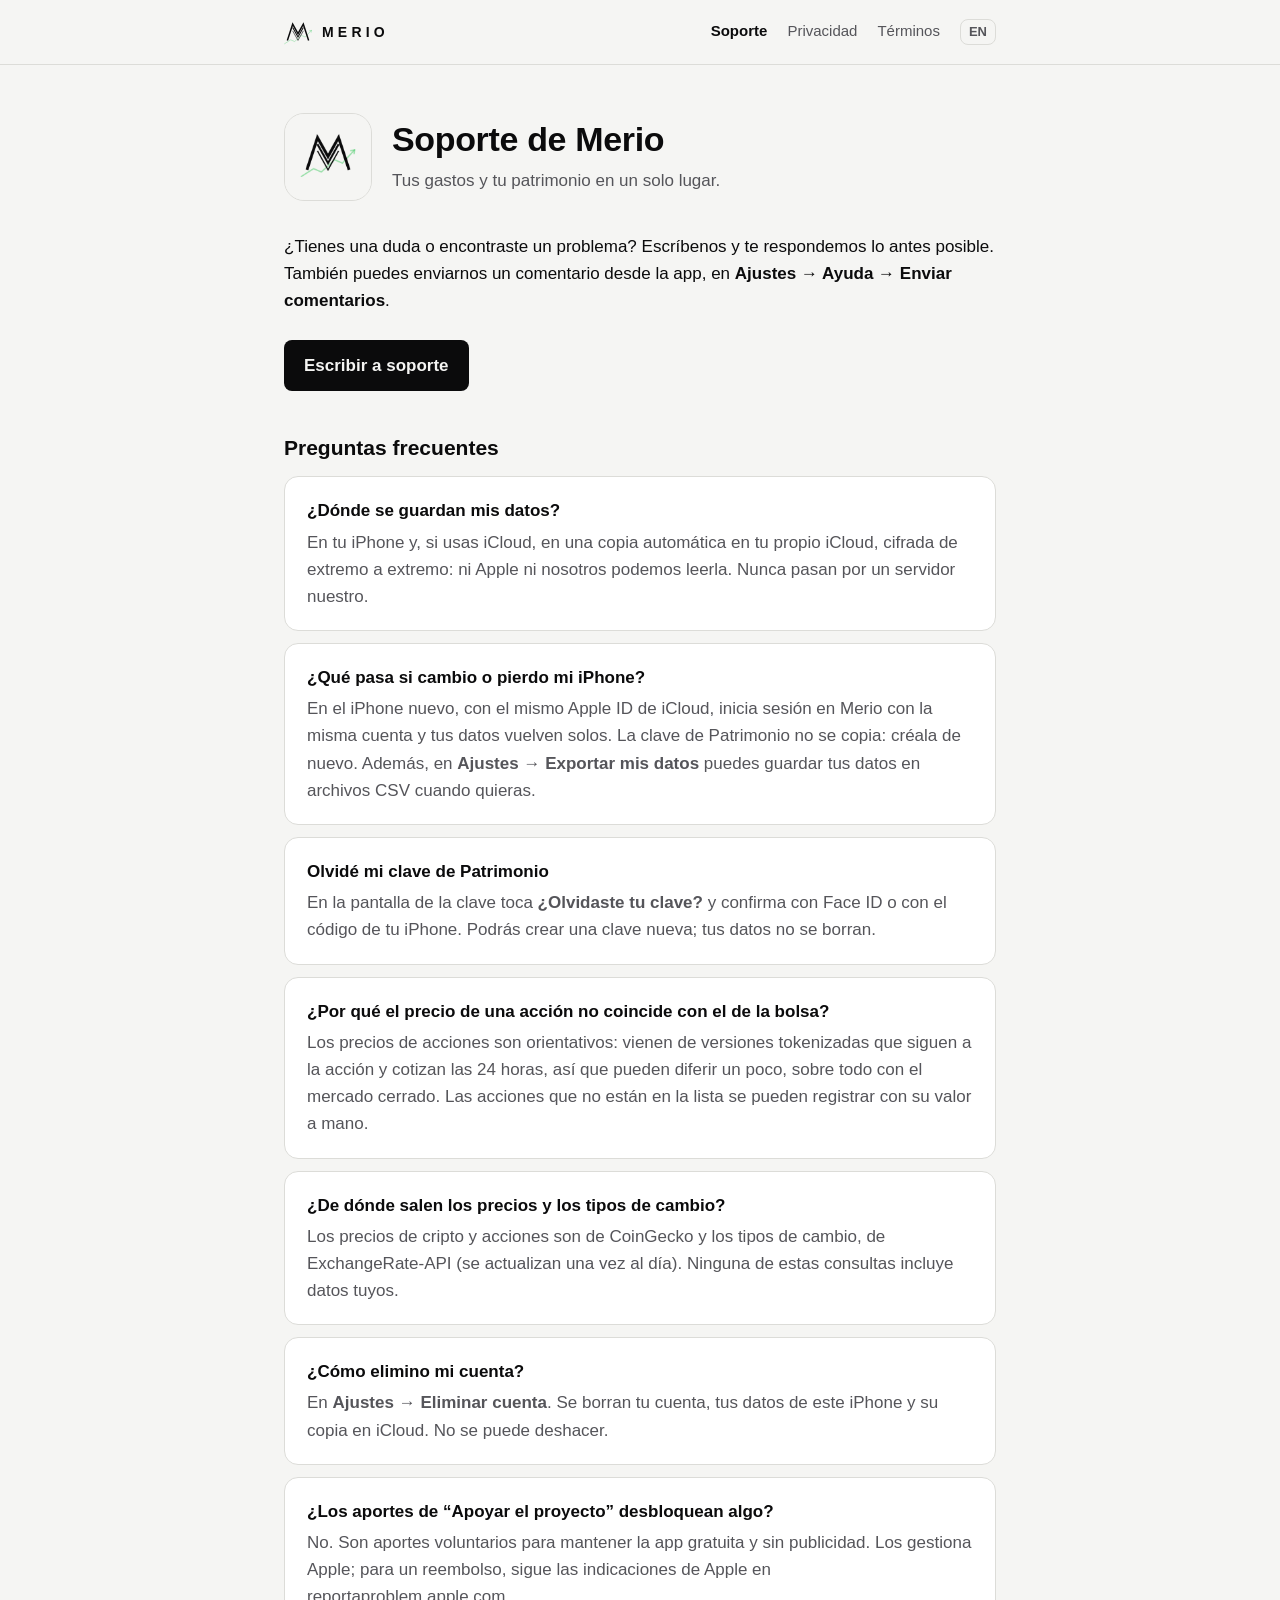
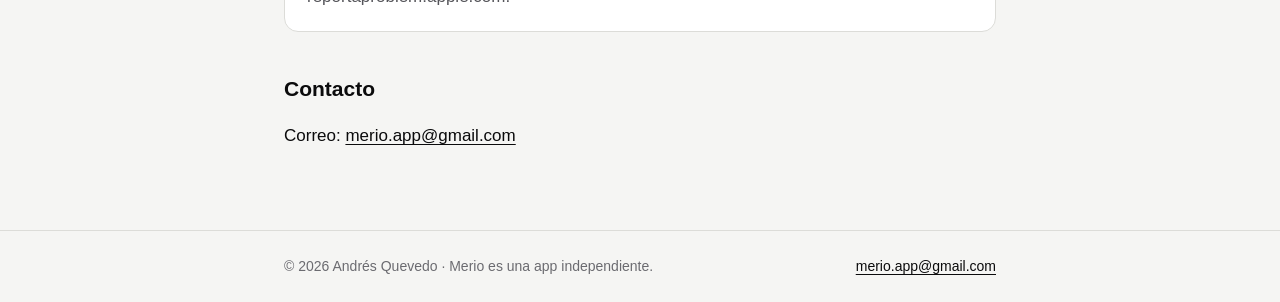
<file: index.html>
<!doctype html>
<html lang="es">
<head>
<meta charset="utf-8">
<meta name="viewport" content="width=device-width,initial-scale=1">
<title>Soporte · Merio</title>
<meta name="description" content="Ayuda y contacto de Merio, la app de gastos y patrimonio.">
<link rel="icon" href="icon.png">
<link rel="apple-touch-icon" href="icon.png">
<link rel="alternate" hreflang="en" href="en/">
<link rel="stylesheet" href="style.css">
</head>
<body>
<header><div class="wrap"><a class="brand" href="" aria-label="Merio"><svg class="mark" viewBox="0 0 100 100" fill="none" aria-hidden="true"><polyline points="2.00,92.00 24.00,78.00 38.00,84.00 62.00,62.00 76.00,68.00 98.00,44.00" stroke="#34C759" stroke-opacity="0.45" stroke-width="2.4" stroke-linecap="round" stroke-linejoin="round"/> <polyline points="97.01,50.93 98.00,44.00 91.18,45.59" stroke="#34C759" stroke-opacity="0.45" stroke-width="2.4" stroke-linecap="round" stroke-linejoin="round"/> <polyline points="12.00,80.00 31.00,22.00 50.00,56.00 69.00,22.00 88.00,80.00" stroke="currentColor" stroke-width="5.2" stroke-linejoin="miter"/> <polyline points="31.00,34.00 50.00,68.00 69.00,34.00" stroke="currentColor" stroke-width="3.6" stroke-linejoin="miter"/> <polyline points="31.00,46.00 50.00,80.00 69.00,46.00" stroke="currentColor" stroke-width="2.2" stroke-linejoin="miter"/></svg><span class="word">MERIO</span></a><nav><a href="" aria-current=page>Soporte</a><a href="privacidad/">Privacidad</a><a href="terminos/">Términos</a><a class="lang" href="en/" hreflang="en" lang="en">EN</a></nav></div></header>
<main><div class="wrap">
<div class="hero"><img src="icon.png" alt="Ícono de Merio"><div><h1>Soporte de Merio</h1><p class="lead">Tus gastos y tu patrimonio en un solo lugar.</p></div></div><p>¿Tienes una duda o encontraste un problema? Escríbenos y te respondemos lo antes posible. También puedes enviarnos un comentario desde la app, en <strong>Ajustes → Ayuda → Enviar comentarios</strong>.</p><a class="contact" href="mailto:merio.app@gmail.com?subject=Merio">Escribir a soporte</a><h2>Preguntas frecuentes</h2><div class="faq"><div class="card"><h3>¿Dónde se guardan mis datos?</h3><p>En tu iPhone y, si usas iCloud, en una copia automática en tu propio iCloud, cifrada de extremo a extremo: ni Apple ni nosotros podemos leerla. Nunca pasan por un servidor nuestro.</p></div><div class="card"><h3>¿Qué pasa si cambio o pierdo mi iPhone?</h3><p>En el iPhone nuevo, con el mismo Apple ID de iCloud, inicia sesión en Merio con la misma cuenta y tus datos vuelven solos. La clave de Patrimonio no se copia: créala de nuevo. Además, en <strong>Ajustes → Exportar mis datos</strong> puedes guardar tus datos en archivos CSV cuando quieras.</p></div><div class="card"><h3>Olvidé mi clave de Patrimonio</h3><p>En la pantalla de la clave toca <strong>¿Olvidaste tu clave?</strong> y confirma con Face ID o con el código de tu iPhone. Podrás crear una clave nueva; tus datos no se borran.</p></div><div class="card"><h3>¿Por qué el precio de una acción no coincide con el de la bolsa?</h3><p>Los precios de acciones son orientativos: vienen de versiones tokenizadas que siguen a la acción y cotizan las 24 horas, así que pueden diferir un poco, sobre todo con el mercado cerrado. Las acciones que no están en la lista se pueden registrar con su valor a mano.</p></div><div class="card"><h3>¿De dónde salen los precios y los tipos de cambio?</h3><p>Los precios de cripto y acciones son de CoinGecko y los tipos de cambio, de ExchangeRate-API (se actualizan una vez al día). Ninguna de estas consultas incluye datos tuyos.</p></div><div class="card"><h3>¿Cómo elimino mi cuenta?</h3><p>En <strong>Ajustes → Eliminar cuenta</strong>. Se borran tu cuenta, tus datos de este iPhone y su copia en iCloud. No se puede deshacer.</p></div><div class="card"><h3>¿Los aportes de “Apoyar el proyecto” desbloquean algo?</h3><p>No. Son aportes voluntarios para mantener la app gratuita y sin publicidad. Los gestiona Apple; para un reembolso, sigue las indicaciones de Apple en reportaproblem.apple.com.</p></div></div><h2>Contacto</h2><p>Correo: <a href="mailto:merio.app@gmail.com">merio.app@gmail.com</a></p>
</div></main>
<footer><div class="wrap"><span>© 2026 Andrés Quevedo · Merio es una app independiente.</span><span><a href="mailto:merio.app@gmail.com">merio.app@gmail.com</a></span></div></footer>
</body>
</html>
</file>
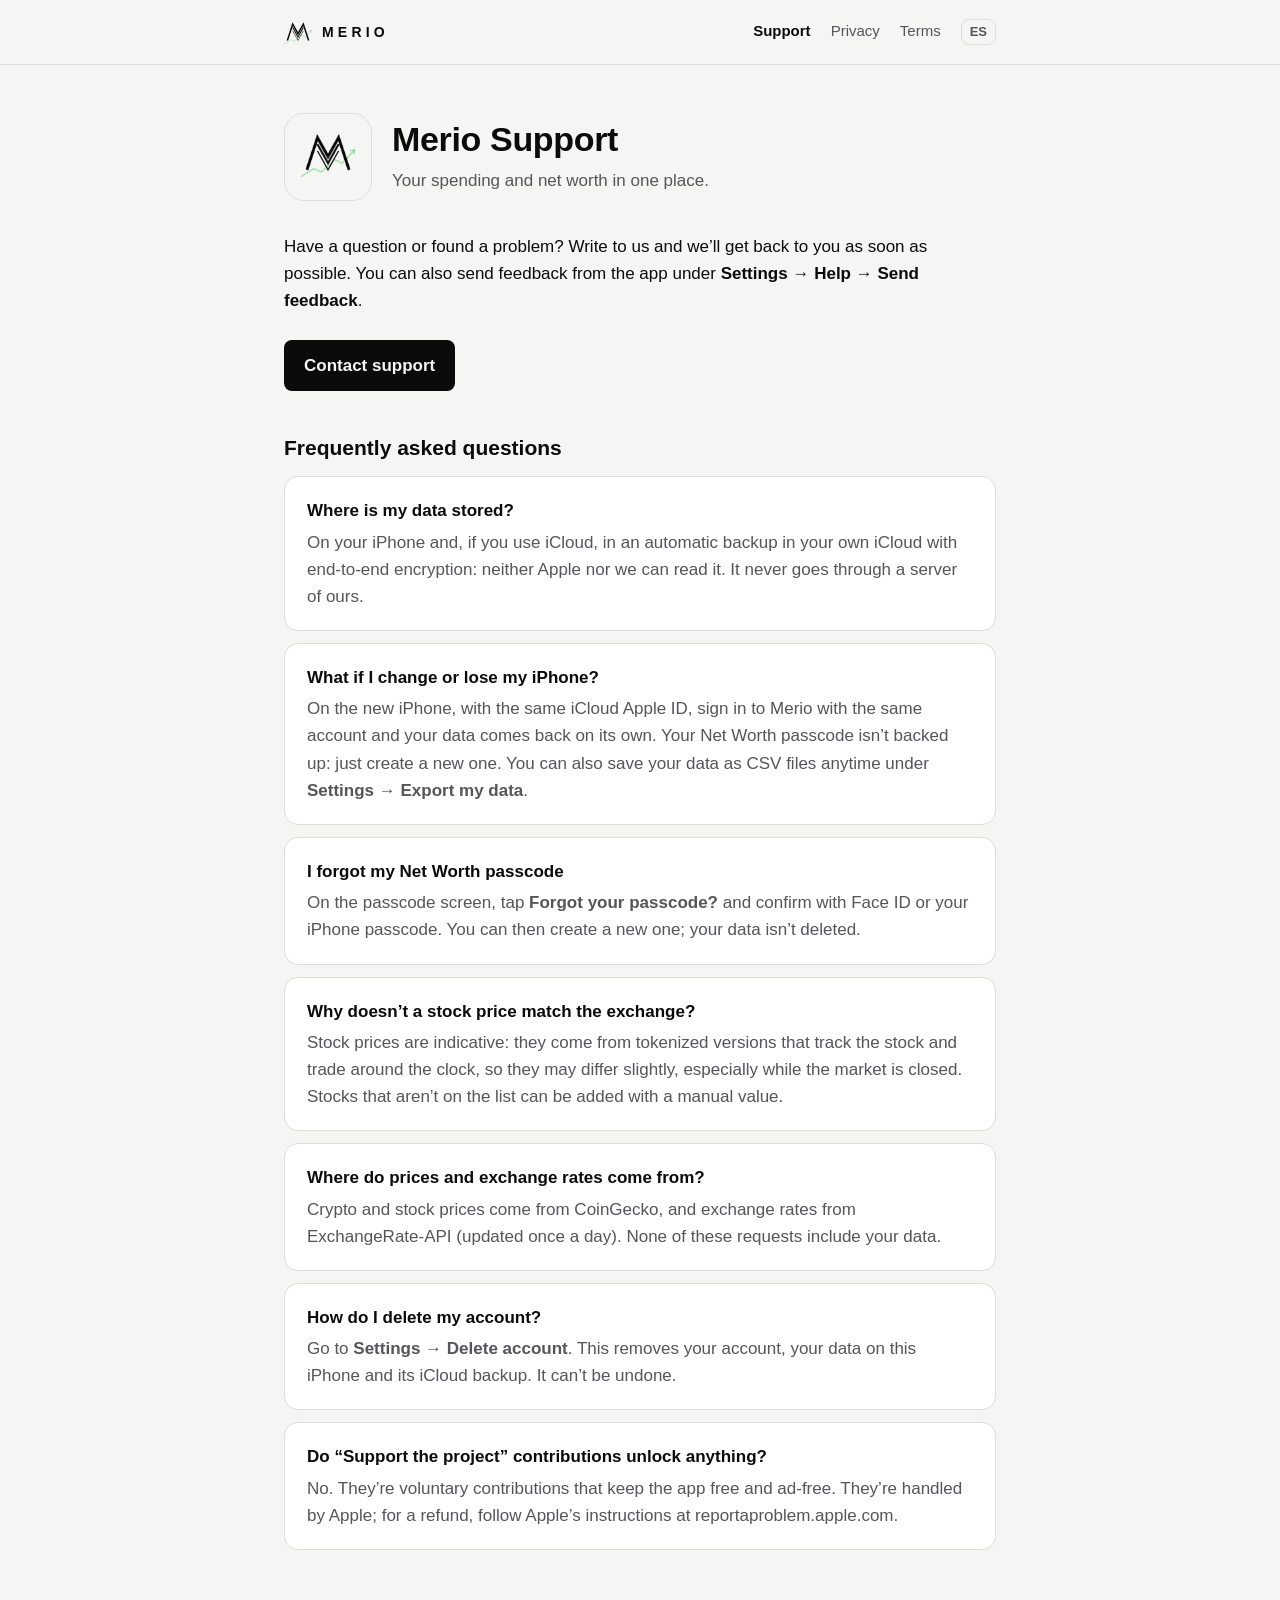
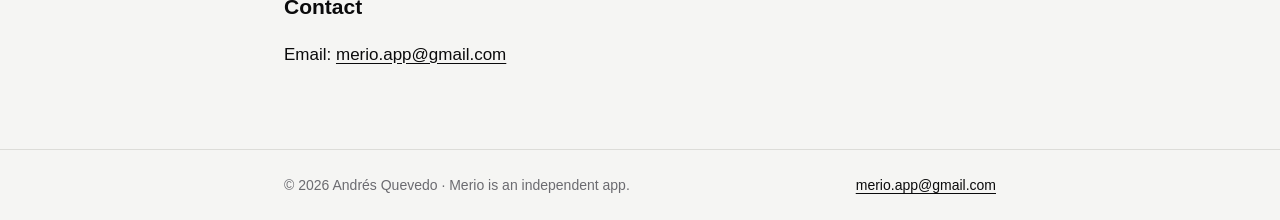
<file: en/index.html>
<!doctype html>
<html lang="en">
<head>
<meta charset="utf-8">
<meta name="viewport" content="width=device-width,initial-scale=1">
<title>Support · Merio</title>
<meta name="description" content="Help and contact for Merio, the spending and net worth app.">
<link rel="icon" href="../icon.png">
<link rel="apple-touch-icon" href="../icon.png">
<link rel="alternate" hreflang="es" href="../">
<link rel="stylesheet" href="../style.css">
</head>
<body>
<header><div class="wrap"><a class="brand" href="../en/" aria-label="Merio"><svg class="mark" viewBox="0 0 100 100" fill="none" aria-hidden="true"><polyline points="2.00,92.00 24.00,78.00 38.00,84.00 62.00,62.00 76.00,68.00 98.00,44.00" stroke="#34C759" stroke-opacity="0.45" stroke-width="2.4" stroke-linecap="round" stroke-linejoin="round"/> <polyline points="97.01,50.93 98.00,44.00 91.18,45.59" stroke="#34C759" stroke-opacity="0.45" stroke-width="2.4" stroke-linecap="round" stroke-linejoin="round"/> <polyline points="12.00,80.00 31.00,22.00 50.00,56.00 69.00,22.00 88.00,80.00" stroke="currentColor" stroke-width="5.2" stroke-linejoin="miter"/> <polyline points="31.00,34.00 50.00,68.00 69.00,34.00" stroke="currentColor" stroke-width="3.6" stroke-linejoin="miter"/> <polyline points="31.00,46.00 50.00,80.00 69.00,46.00" stroke="currentColor" stroke-width="2.2" stroke-linejoin="miter"/></svg><span class="word">MERIO</span></a><nav><a href="../en/" aria-current=page>Support</a><a href="../en/privacy/">Privacy</a><a href="../en/terms/">Terms</a><a class="lang" href="../" hreflang="es" lang="es">ES</a></nav></div></header>
<main><div class="wrap">
<div class="hero"><img src="../icon.png" alt="Merio icon"><div><h1>Merio Support</h1><p class="lead">Your spending and net worth in one place.</p></div></div><p>Have a question or found a problem? Write to us and we’ll get back to you as soon as possible. You can also send feedback from the app under <strong>Settings → Help → Send feedback</strong>.</p><a class="contact" href="mailto:merio.app@gmail.com?subject=Merio">Contact support</a><h2>Frequently asked questions</h2><div class="faq"><div class="card"><h3>Where is my data stored?</h3><p>On your iPhone and, if you use iCloud, in an automatic backup in your own iCloud with end-to-end encryption: neither Apple nor we can read it. It never goes through a server of ours.</p></div><div class="card"><h3>What if I change or lose my iPhone?</h3><p>On the new iPhone, with the same iCloud Apple ID, sign in to Merio with the same account and your data comes back on its own. Your Net Worth passcode isn’t backed up: just create a new one. You can also save your data as CSV files anytime under <strong>Settings → Export my data</strong>.</p></div><div class="card"><h3>I forgot my Net Worth passcode</h3><p>On the passcode screen, tap <strong>Forgot your passcode?</strong> and confirm with Face ID or your iPhone passcode. You can then create a new one; your data isn’t deleted.</p></div><div class="card"><h3>Why doesn’t a stock price match the exchange?</h3><p>Stock prices are indicative: they come from tokenized versions that track the stock and trade around the clock, so they may differ slightly, especially while the market is closed. Stocks that aren’t on the list can be added with a manual value.</p></div><div class="card"><h3>Where do prices and exchange rates come from?</h3><p>Crypto and stock prices come from CoinGecko, and exchange rates from ExchangeRate-API (updated once a day). None of these requests include your data.</p></div><div class="card"><h3>How do I delete my account?</h3><p>Go to <strong>Settings → Delete account</strong>. This removes your account, your data on this iPhone and its iCloud backup. It can’t be undone.</p></div><div class="card"><h3>Do “Support the project” contributions unlock anything?</h3><p>No. They’re voluntary contributions that keep the app free and ad-free. They’re handled by Apple; for a refund, follow Apple’s instructions at reportaproblem.apple.com.</p></div></div><h2>Contact</h2><p>Email: <a href="mailto:merio.app@gmail.com">merio.app@gmail.com</a></p>
</div></main>
<footer><div class="wrap"><span>© 2026 Andrés Quevedo · Merio is an independent app.</span><span><a href="mailto:merio.app@gmail.com">merio.app@gmail.com</a></span></div></footer>
</body>
</html>
</file>
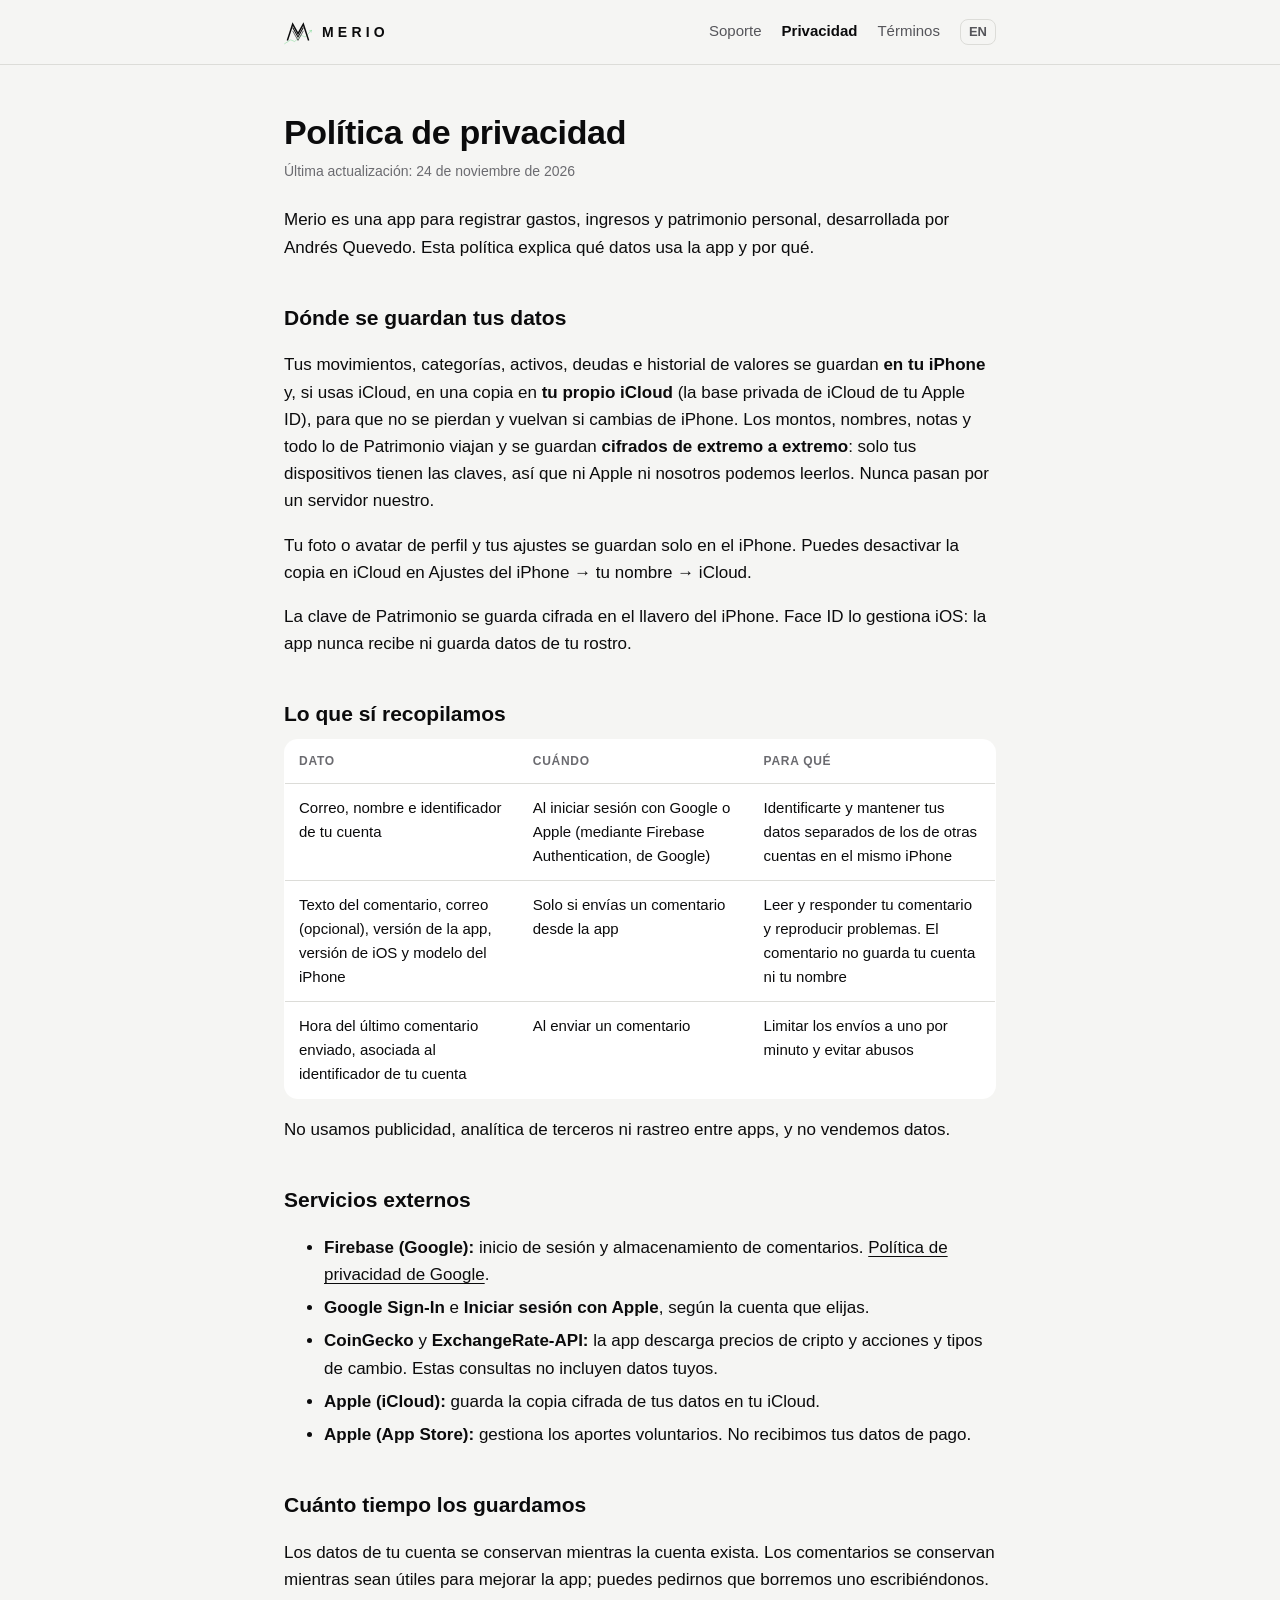
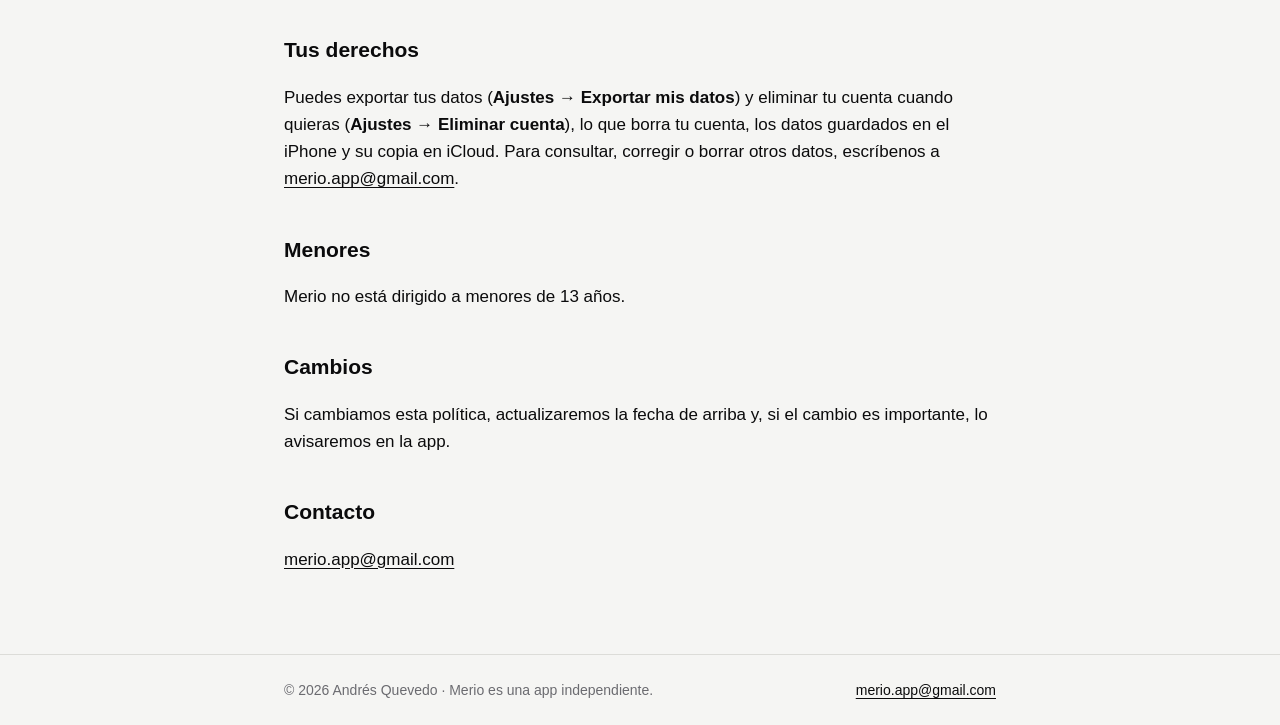
<file: privacidad/index.html>
<!doctype html>
<html lang="es">
<head>
<meta charset="utf-8">
<meta name="viewport" content="width=device-width,initial-scale=1">
<title>Política de privacidad · Merio</title>
<meta name="description" content="Qué datos usa Merio y por qué.">
<link rel="icon" href="../icon.png">
<link rel="apple-touch-icon" href="../icon.png">
<link rel="alternate" hreflang="en" href="../en/privacy/">
<link rel="stylesheet" href="../style.css">
</head>
<body>
<header><div class="wrap"><a class="brand" href="../" aria-label="Merio"><svg class="mark" viewBox="0 0 100 100" fill="none" aria-hidden="true"><polyline points="2.00,92.00 24.00,78.00 38.00,84.00 62.00,62.00 76.00,68.00 98.00,44.00" stroke="#34C759" stroke-opacity="0.45" stroke-width="2.4" stroke-linecap="round" stroke-linejoin="round"/> <polyline points="97.01,50.93 98.00,44.00 91.18,45.59" stroke="#34C759" stroke-opacity="0.45" stroke-width="2.4" stroke-linecap="round" stroke-linejoin="round"/> <polyline points="12.00,80.00 31.00,22.00 50.00,56.00 69.00,22.00 88.00,80.00" stroke="currentColor" stroke-width="5.2" stroke-linejoin="miter"/> <polyline points="31.00,34.00 50.00,68.00 69.00,34.00" stroke="currentColor" stroke-width="3.6" stroke-linejoin="miter"/> <polyline points="31.00,46.00 50.00,80.00 69.00,46.00" stroke="currentColor" stroke-width="2.2" stroke-linejoin="miter"/></svg><span class="word">MERIO</span></a><nav><a href="../">Soporte</a><a href="../privacidad/" aria-current=page>Privacidad</a><a href="../terminos/">Términos</a><a class="lang" href="../en/privacy/" hreflang="en" lang="en">EN</a></nav></div></header>
<main><div class="wrap">
<h1>Política de privacidad</h1>
<p class="updated">Última actualización: 24 de noviembre de 2026</p>
<p>Merio es una app para registrar gastos, ingresos y patrimonio personal, desarrollada por Andrés Quevedo. Esta política explica qué datos usa la app y por qué.</p>
<h2>Dónde se guardan tus datos</h2>
<p>Tus movimientos, categorías, activos, deudas e historial de valores se guardan <strong>en tu iPhone</strong> y, si usas iCloud, en una copia en <strong>tu propio iCloud</strong> (la base privada de iCloud de tu Apple ID), para que no se pierdan y vuelvan si cambias de iPhone. Los montos, nombres, notas y todo lo de Patrimonio viajan y se guardan <strong>cifrados de extremo a extremo</strong>: solo tus dispositivos tienen las claves, así que ni Apple ni nosotros podemos leerlos. Nunca pasan por un servidor nuestro.</p>
<p>Tu foto o avatar de perfil y tus ajustes se guardan solo en el iPhone. Puedes desactivar la copia en iCloud en Ajustes del iPhone → tu nombre → iCloud.</p>
<p>La clave de Patrimonio se guarda cifrada en el llavero del iPhone. Face ID lo gestiona iOS: la app nunca recibe ni guarda datos de tu rostro.</p>
<h2>Lo que sí recopilamos</h2>
<table><tr><th>Dato</th><th>Cuándo</th><th>Para qué</th></tr>
<tr><td>Correo, nombre e identificador de tu cuenta</td><td>Al iniciar sesión con Google o Apple (mediante Firebase Authentication, de Google)</td><td>Identificarte y mantener tus datos separados de los de otras cuentas en el mismo iPhone</td></tr>
<tr><td>Texto del comentario, correo (opcional), versión de la app, versión de iOS y modelo del iPhone</td><td>Solo si envías un comentario desde la app</td><td>Leer y responder tu comentario y reproducir problemas. El comentario no guarda tu cuenta ni tu nombre</td></tr>
<tr><td>Hora del último comentario enviado, asociada al identificador de tu cuenta</td><td>Al enviar un comentario</td><td>Limitar los envíos a uno por minuto y evitar abusos</td></tr></table>
<p>No usamos publicidad, analítica de terceros ni rastreo entre apps, y no vendemos datos.</p>
<h2>Servicios externos</h2>
<ul>
<li><strong>Firebase (Google):</strong> inicio de sesión y almacenamiento de comentarios. <a href="https://policies.google.com/privacy">Política de privacidad de Google</a>.</li>
<li><strong>Google Sign-In</strong> e <strong>Iniciar sesión con Apple</strong>, según la cuenta que elijas.</li>
<li><strong>CoinGecko</strong> y <strong>ExchangeRate-API:</strong> la app descarga precios de cripto y acciones y tipos de cambio. Estas consultas no incluyen datos tuyos.</li>
<li><strong>Apple (iCloud):</strong> guarda la copia cifrada de tus datos en tu iCloud.</li>
<li><strong>Apple (App Store):</strong> gestiona los aportes voluntarios. No recibimos tus datos de pago.</li>
</ul>
<h2>Cuánto tiempo los guardamos</h2>
<p>Los datos de tu cuenta se conservan mientras la cuenta exista. Los comentarios se conservan mientras sean útiles para mejorar la app; puedes pedirnos que borremos uno escribiéndonos.</p>
<h2>Tus derechos</h2>
<p>Puedes exportar tus datos (<strong>Ajustes → Exportar mis datos</strong>) y eliminar tu cuenta cuando quieras (<strong>Ajustes → Eliminar cuenta</strong>), lo que borra tu cuenta, los datos guardados en el iPhone y su copia en iCloud. Para consultar, corregir o borrar otros datos, escríbenos a <a href="mailto:merio.app@gmail.com">merio.app@gmail.com</a>.</p>
<h2>Menores</h2>
<p>Merio no está dirigido a menores de 13 años.</p>
<h2>Cambios</h2>
<p>Si cambiamos esta política, actualizaremos la fecha de arriba y, si el cambio es importante, lo avisaremos en la app.</p>
<h2>Contacto</h2>
<p><a href="mailto:merio.app@gmail.com">merio.app@gmail.com</a></p>
</div></main>
<footer><div class="wrap"><span>© 2026 Andrés Quevedo · Merio es una app independiente.</span><span><a href="mailto:merio.app@gmail.com">merio.app@gmail.com</a></span></div></footer>
</body>
</html>
</file>
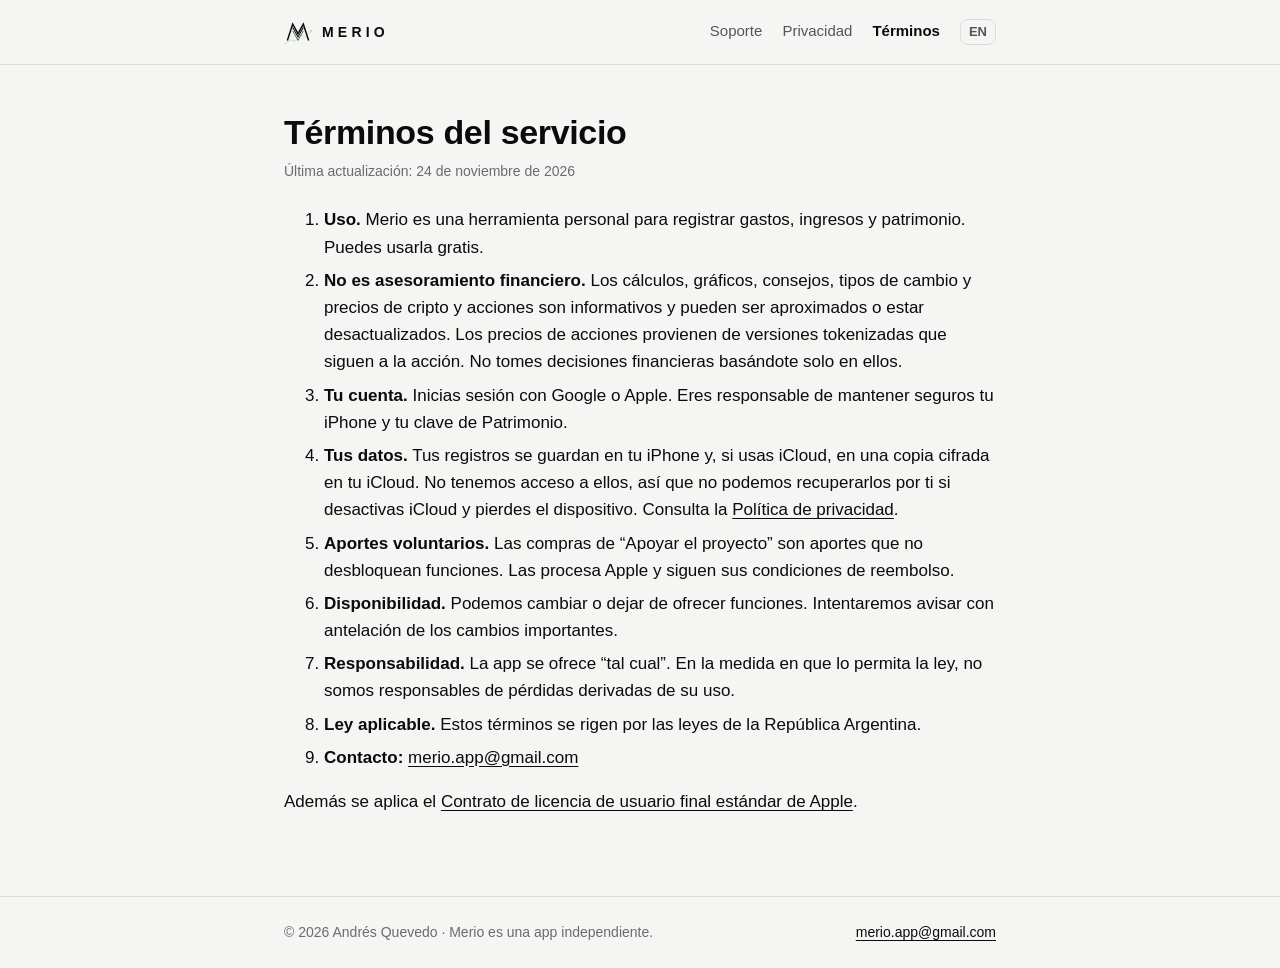
<file: terminos/index.html>
<!doctype html>
<html lang="es">
<head>
<meta charset="utf-8">
<meta name="viewport" content="width=device-width,initial-scale=1">
<title>Términos del servicio · Merio</title>
<meta name="description" content="Condiciones de uso de Merio.">
<link rel="icon" href="../icon.png">
<link rel="apple-touch-icon" href="../icon.png">
<link rel="alternate" hreflang="en" href="../en/terms/">
<link rel="stylesheet" href="../style.css">
</head>
<body>
<header><div class="wrap"><a class="brand" href="../" aria-label="Merio"><svg class="mark" viewBox="0 0 100 100" fill="none" aria-hidden="true"><polyline points="2.00,92.00 24.00,78.00 38.00,84.00 62.00,62.00 76.00,68.00 98.00,44.00" stroke="#34C759" stroke-opacity="0.45" stroke-width="2.4" stroke-linecap="round" stroke-linejoin="round"/> <polyline points="97.01,50.93 98.00,44.00 91.18,45.59" stroke="#34C759" stroke-opacity="0.45" stroke-width="2.4" stroke-linecap="round" stroke-linejoin="round"/> <polyline points="12.00,80.00 31.00,22.00 50.00,56.00 69.00,22.00 88.00,80.00" stroke="currentColor" stroke-width="5.2" stroke-linejoin="miter"/> <polyline points="31.00,34.00 50.00,68.00 69.00,34.00" stroke="currentColor" stroke-width="3.6" stroke-linejoin="miter"/> <polyline points="31.00,46.00 50.00,80.00 69.00,46.00" stroke="currentColor" stroke-width="2.2" stroke-linejoin="miter"/></svg><span class="word">MERIO</span></a><nav><a href="../">Soporte</a><a href="../privacidad/">Privacidad</a><a href="../terminos/" aria-current=page>Términos</a><a class="lang" href="../en/terms/" hreflang="en" lang="en">EN</a></nav></div></header>
<main><div class="wrap">
<h1>Términos del servicio</h1>
<p class="updated">Última actualización: 24 de noviembre de 2026</p>
<ol>
<li><strong>Uso.</strong> Merio es una herramienta personal para registrar gastos, ingresos y patrimonio. Puedes usarla gratis.</li>
<li><strong>No es asesoramiento financiero.</strong> Los cálculos, gráficos, consejos, tipos de cambio y precios de cripto y acciones son informativos y pueden ser aproximados o estar desactualizados. Los precios de acciones provienen de versiones tokenizadas que siguen a la acción. No tomes decisiones financieras basándote solo en ellos.</li>
<li><strong>Tu cuenta.</strong> Inicias sesión con Google o Apple. Eres responsable de mantener seguros tu iPhone y tu clave de Patrimonio.</li>
<li><strong>Tus datos.</strong> Tus registros se guardan en tu iPhone y, si usas iCloud, en una copia cifrada en tu iCloud. No tenemos acceso a ellos, así que no podemos recuperarlos por ti si desactivas iCloud y pierdes el dispositivo. Consulta la <a href="../privacidad/">Política de privacidad</a>.</li>
<li><strong>Aportes voluntarios.</strong> Las compras de “Apoyar el proyecto” son aportes que no desbloquean funciones. Las procesa Apple y siguen sus condiciones de reembolso.</li>
<li><strong>Disponibilidad.</strong> Podemos cambiar o dejar de ofrecer funciones. Intentaremos avisar con antelación de los cambios importantes.</li>
<li><strong>Responsabilidad.</strong> La app se ofrece “tal cual”. En la medida en que lo permita la ley, no somos responsables de pérdidas derivadas de su uso.</li>
<li><strong>Ley aplicable.</strong> Estos términos se rigen por las leyes de la República Argentina.</li>
<li><strong>Contacto:</strong> <a href="mailto:merio.app@gmail.com">merio.app@gmail.com</a></li>
</ol>
<p>Además se aplica el <a href="https://www.apple.com/legal/internet-services/itunes/dev/stdeula/">Contrato de licencia de usuario final estándar de Apple</a>.</p>
</div></main>
<footer><div class="wrap"><span>© 2026 Andrés Quevedo · Merio es una app independiente.</span><span><a href="mailto:merio.app@gmail.com">merio.app@gmail.com</a></span></div></footer>
</body>
</html>
</file>
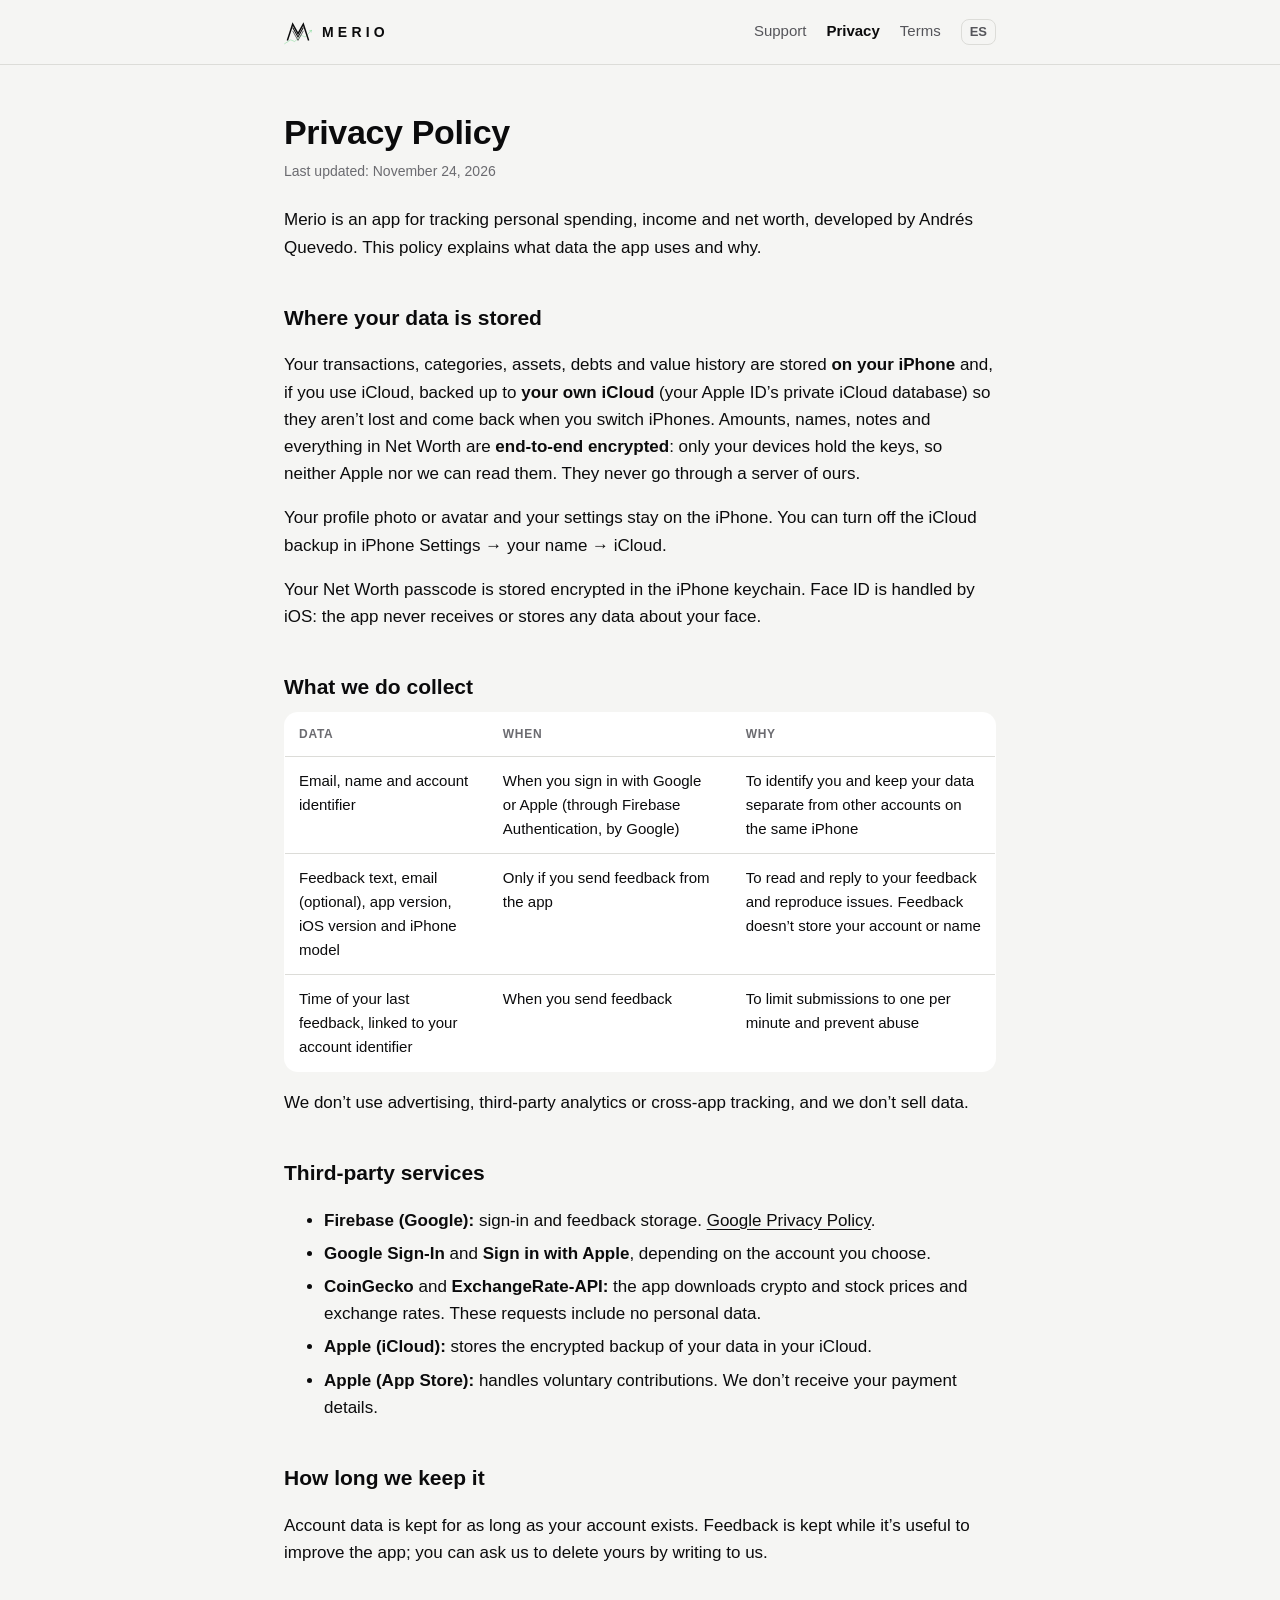
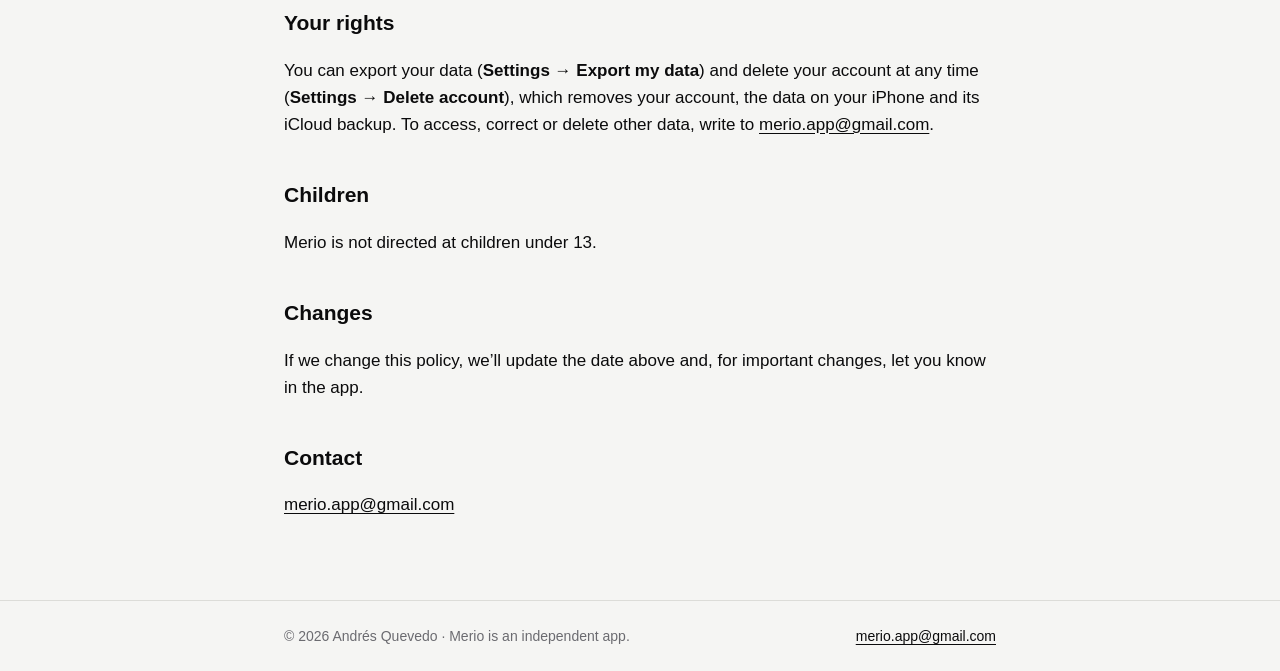
<file: en/privacy/index.html>
<!doctype html>
<html lang="en">
<head>
<meta charset="utf-8">
<meta name="viewport" content="width=device-width,initial-scale=1">
<title>Privacy Policy · Merio</title>
<meta name="description" content="What data Merio uses and why.">
<link rel="icon" href="../../icon.png">
<link rel="apple-touch-icon" href="../../icon.png">
<link rel="alternate" hreflang="es" href="../../privacidad/">
<link rel="stylesheet" href="../../style.css">
</head>
<body>
<header><div class="wrap"><a class="brand" href="../../en/" aria-label="Merio"><svg class="mark" viewBox="0 0 100 100" fill="none" aria-hidden="true"><polyline points="2.00,92.00 24.00,78.00 38.00,84.00 62.00,62.00 76.00,68.00 98.00,44.00" stroke="#34C759" stroke-opacity="0.45" stroke-width="2.4" stroke-linecap="round" stroke-linejoin="round"/> <polyline points="97.01,50.93 98.00,44.00 91.18,45.59" stroke="#34C759" stroke-opacity="0.45" stroke-width="2.4" stroke-linecap="round" stroke-linejoin="round"/> <polyline points="12.00,80.00 31.00,22.00 50.00,56.00 69.00,22.00 88.00,80.00" stroke="currentColor" stroke-width="5.2" stroke-linejoin="miter"/> <polyline points="31.00,34.00 50.00,68.00 69.00,34.00" stroke="currentColor" stroke-width="3.6" stroke-linejoin="miter"/> <polyline points="31.00,46.00 50.00,80.00 69.00,46.00" stroke="currentColor" stroke-width="2.2" stroke-linejoin="miter"/></svg><span class="word">MERIO</span></a><nav><a href="../../en/">Support</a><a href="../../en/privacy/" aria-current=page>Privacy</a><a href="../../en/terms/">Terms</a><a class="lang" href="../../privacidad/" hreflang="es" lang="es">ES</a></nav></div></header>
<main><div class="wrap">
<h1>Privacy Policy</h1>
<p class="updated">Last updated: November 24, 2026</p>
<p>Merio is an app for tracking personal spending, income and net worth, developed by Andrés Quevedo. This policy explains what data the app uses and why.</p>
<h2>Where your data is stored</h2>
<p>Your transactions, categories, assets, debts and value history are stored <strong>on your iPhone</strong> and, if you use iCloud, backed up to <strong>your own iCloud</strong> (your Apple ID’s private iCloud database) so they aren’t lost and come back when you switch iPhones. Amounts, names, notes and everything in Net Worth are <strong>end-to-end encrypted</strong>: only your devices hold the keys, so neither Apple nor we can read them. They never go through a server of ours.</p>
<p>Your profile photo or avatar and your settings stay on the iPhone. You can turn off the iCloud backup in iPhone Settings → your name → iCloud.</p>
<p>Your Net Worth passcode is stored encrypted in the iPhone keychain. Face ID is handled by iOS: the app never receives or stores any data about your face.</p>
<h2>What we do collect</h2>
<table><tr><th>Data</th><th>When</th><th>Why</th></tr>
<tr><td>Email, name and account identifier</td><td>When you sign in with Google or Apple (through Firebase Authentication, by Google)</td><td>To identify you and keep your data separate from other accounts on the same iPhone</td></tr>
<tr><td>Feedback text, email (optional), app version, iOS version and iPhone model</td><td>Only if you send feedback from the app</td><td>To read and reply to your feedback and reproduce issues. Feedback doesn’t store your account or name</td></tr>
<tr><td>Time of your last feedback, linked to your account identifier</td><td>When you send feedback</td><td>To limit submissions to one per minute and prevent abuse</td></tr></table>
<p>We don’t use advertising, third-party analytics or cross-app tracking, and we don’t sell data.</p>
<h2>Third-party services</h2>
<ul>
<li><strong>Firebase (Google):</strong> sign-in and feedback storage. <a href="https://policies.google.com/privacy">Google Privacy Policy</a>.</li>
<li><strong>Google Sign-In</strong> and <strong>Sign in with Apple</strong>, depending on the account you choose.</li>
<li><strong>CoinGecko</strong> and <strong>ExchangeRate-API:</strong> the app downloads crypto and stock prices and exchange rates. These requests include no personal data.</li>
<li><strong>Apple (iCloud):</strong> stores the encrypted backup of your data in your iCloud.</li>
<li><strong>Apple (App Store):</strong> handles voluntary contributions. We don’t receive your payment details.</li>
</ul>
<h2>How long we keep it</h2>
<p>Account data is kept for as long as your account exists. Feedback is kept while it’s useful to improve the app; you can ask us to delete yours by writing to us.</p>
<h2>Your rights</h2>
<p>You can export your data (<strong>Settings → Export my data</strong>) and delete your account at any time (<strong>Settings → Delete account</strong>), which removes your account, the data on your iPhone and its iCloud backup. To access, correct or delete other data, write to <a href="mailto:merio.app@gmail.com">merio.app@gmail.com</a>.</p>
<h2>Children</h2>
<p>Merio is not directed at children under 13.</p>
<h2>Changes</h2>
<p>If we change this policy, we’ll update the date above and, for important changes, let you know in the app.</p>
<h2>Contact</h2>
<p><a href="mailto:merio.app@gmail.com">merio.app@gmail.com</a></p>
</div></main>
<footer><div class="wrap"><span>© 2026 Andrés Quevedo · Merio is an independent app.</span><span><a href="mailto:merio.app@gmail.com">merio.app@gmail.com</a></span></div></footer>
</body>
</html>
</file>
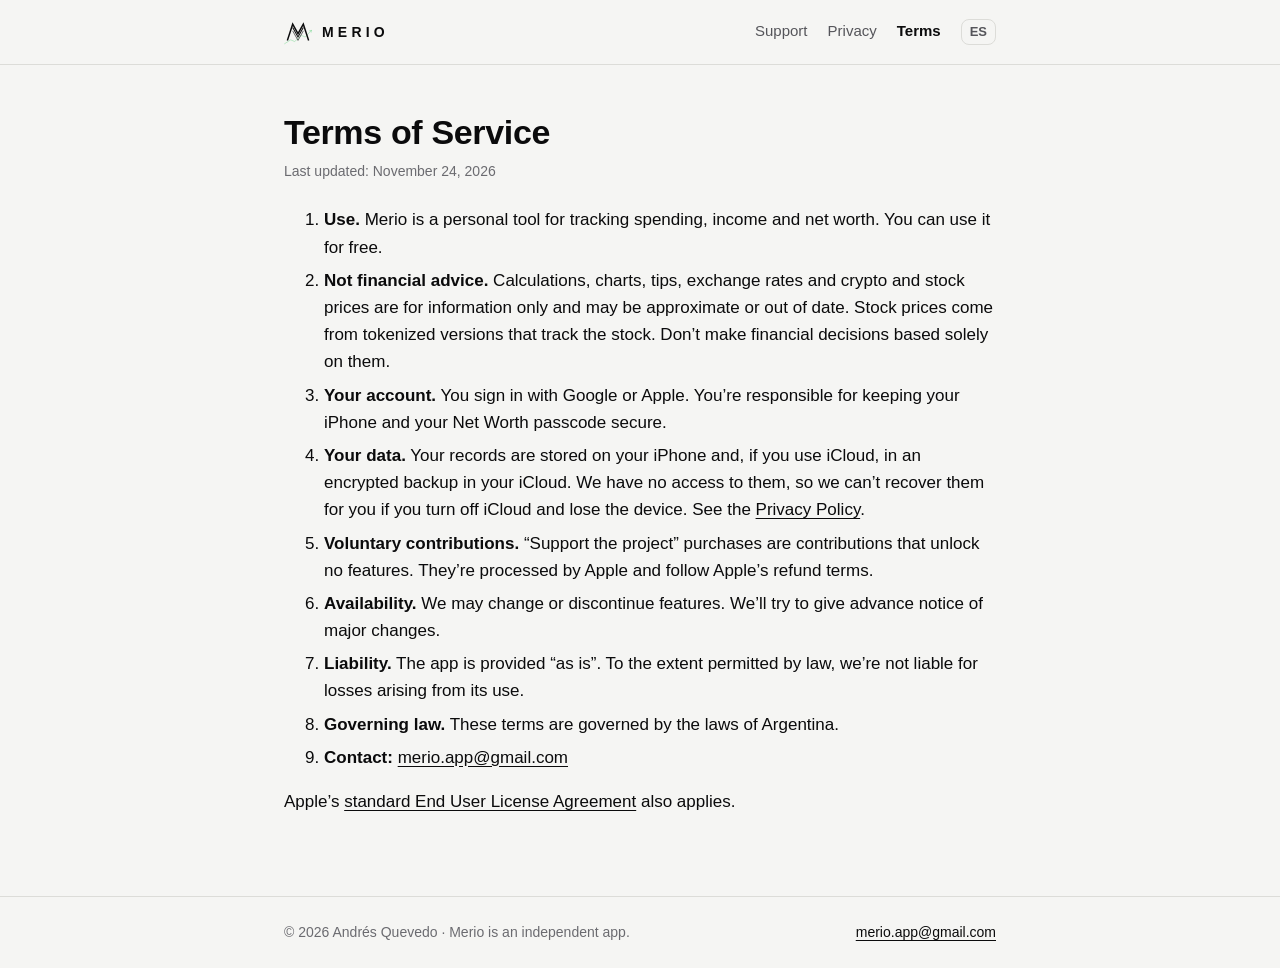
<file: en/terms/index.html>
<!doctype html>
<html lang="en">
<head>
<meta charset="utf-8">
<meta name="viewport" content="width=device-width,initial-scale=1">
<title>Terms of Service · Merio</title>
<meta name="description" content="Terms of use for Merio.">
<link rel="icon" href="../../icon.png">
<link rel="apple-touch-icon" href="../../icon.png">
<link rel="alternate" hreflang="es" href="../../terminos/">
<link rel="stylesheet" href="../../style.css">
</head>
<body>
<header><div class="wrap"><a class="brand" href="../../en/" aria-label="Merio"><svg class="mark" viewBox="0 0 100 100" fill="none" aria-hidden="true"><polyline points="2.00,92.00 24.00,78.00 38.00,84.00 62.00,62.00 76.00,68.00 98.00,44.00" stroke="#34C759" stroke-opacity="0.45" stroke-width="2.4" stroke-linecap="round" stroke-linejoin="round"/> <polyline points="97.01,50.93 98.00,44.00 91.18,45.59" stroke="#34C759" stroke-opacity="0.45" stroke-width="2.4" stroke-linecap="round" stroke-linejoin="round"/> <polyline points="12.00,80.00 31.00,22.00 50.00,56.00 69.00,22.00 88.00,80.00" stroke="currentColor" stroke-width="5.2" stroke-linejoin="miter"/> <polyline points="31.00,34.00 50.00,68.00 69.00,34.00" stroke="currentColor" stroke-width="3.6" stroke-linejoin="miter"/> <polyline points="31.00,46.00 50.00,80.00 69.00,46.00" stroke="currentColor" stroke-width="2.2" stroke-linejoin="miter"/></svg><span class="word">MERIO</span></a><nav><a href="../../en/">Support</a><a href="../../en/privacy/">Privacy</a><a href="../../en/terms/" aria-current=page>Terms</a><a class="lang" href="../../terminos/" hreflang="es" lang="es">ES</a></nav></div></header>
<main><div class="wrap">
<h1>Terms of Service</h1>
<p class="updated">Last updated: November 24, 2026</p>
<ol>
<li><strong>Use.</strong> Merio is a personal tool for tracking spending, income and net worth. You can use it for free.</li>
<li><strong>Not financial advice.</strong> Calculations, charts, tips, exchange rates and crypto and stock prices are for information only and may be approximate or out of date. Stock prices come from tokenized versions that track the stock. Don’t make financial decisions based solely on them.</li>
<li><strong>Your account.</strong> You sign in with Google or Apple. You’re responsible for keeping your iPhone and your Net Worth passcode secure.</li>
<li><strong>Your data.</strong> Your records are stored on your iPhone and, if you use iCloud, in an encrypted backup in your iCloud. We have no access to them, so we can’t recover them for you if you turn off iCloud and lose the device. See the <a href="../privacy/">Privacy Policy</a>.</li>
<li><strong>Voluntary contributions.</strong> “Support the project” purchases are contributions that unlock no features. They’re processed by Apple and follow Apple’s refund terms.</li>
<li><strong>Availability.</strong> We may change or discontinue features. We’ll try to give advance notice of major changes.</li>
<li><strong>Liability.</strong> The app is provided “as is”. To the extent permitted by law, we’re not liable for losses arising from its use.</li>
<li><strong>Governing law.</strong> These terms are governed by the laws of Argentina.</li>
<li><strong>Contact:</strong> <a href="mailto:merio.app@gmail.com">merio.app@gmail.com</a></li>
</ol>
<p>Apple’s <a href="https://www.apple.com/legal/internet-services/itunes/dev/stdeula/">standard End User License Agreement</a> also applies.</p>
</div></main>
<footer><div class="wrap"><span>© 2026 Andrés Quevedo · Merio is an independent app.</span><span><a href="mailto:merio.app@gmail.com">merio.app@gmail.com</a></span></div></footer>
</body>
</html>
</file>
<file: style.css>
:root{color-scheme:light dark;--bg:#F5F5F3;--surface:#FFFFFF;--line:#DCDCD8;--text:#0B0B0C;--muted:#55555A;--faint:#6B6B70;--accent:#0B0B0C}
@media (prefers-color-scheme:dark){:root{--bg:#0B0B0C;--surface:#151517;--line:#2A2A2D;--text:#F4F4F2;--muted:#A3A3A7;--faint:#8A8A8E;--accent:#F4F4F2}}
*{box-sizing:border-box}
html{-webkit-text-size-adjust:100%}
body{margin:0;background:var(--bg);color:var(--text);font:17px/1.6 -apple-system,BlinkMacSystemFont,"SF Pro Text","Segoe UI",Roboto,Helvetica,Arial,sans-serif}
a{color:var(--text);text-underline-offset:3px}
.wrap{max-width:760px;margin:0 auto;padding:0 24px}
header{border-bottom:1px solid var(--line)}
header .wrap{display:flex;align-items:center;justify-content:space-between;height:64px}
.brand{display:flex;align-items:center;gap:10px;text-decoration:none;font-weight:600;letter-spacing:.3em;font-size:14px}
.mark{width:28px;height:28px;color:var(--text)}
nav{display:flex;gap:20px;font-size:15px}
nav a{text-decoration:none;color:var(--muted)}
nav a[aria-current=page]{color:var(--text);font-weight:600}
.lang{border:1px solid var(--line);border-radius:8px;padding:2px 8px;font-size:13px;font-weight:600;color:var(--muted)}
main{padding:48px 0 64px}
.hero{display:flex;align-items:center;gap:20px;margin-bottom:32px}
.hero img{width:88px;height:88px;border-radius:20px;border:1px solid var(--line)}
h1{font-size:34px;line-height:1.15;margin:0 0 8px;letter-spacing:-.01em}
h2{font-size:21px;margin:40px 0 8px}
h3{font-size:17px;margin:0 0 4px}
.lead{color:var(--muted);margin:0}
.updated{color:var(--faint);font-size:14px;margin:0 0 24px}
.card{background:var(--surface);border:1px solid var(--line);border-radius:14px;padding:20px 22px;margin:12px 0}
.faq .card p{margin:0;color:var(--muted)}
table{width:100%;border-collapse:collapse;font-size:15px;background:var(--surface);border:1px solid var(--line);border-radius:14px;overflow:hidden}
th,td{text-align:left;vertical-align:top;padding:12px 14px;border-bottom:1px solid var(--line)}
th{font-size:12px;letter-spacing:.06em;text-transform:uppercase;color:var(--faint)}
tr:last-child td{border-bottom:0}
ol li,ul li{margin:6px 0}
.contact{display:inline-block;margin-top:8px;padding:12px 20px;border-radius:8px;background:var(--accent);color:var(--bg);text-decoration:none;font-weight:600}
footer{border-top:1px solid var(--line);color:var(--faint);font-size:14px}
footer .wrap{padding:24px;display:flex;flex-wrap:wrap;gap:8px 20px;justify-content:space-between}
@media (max-width:560px){h1{font-size:28px}.wrap{padding:0 18px}.brand .word{display:none}nav{gap:14px;font-size:15px}
.hero{gap:14px}.hero img{width:64px;height:64px;border-radius:15px}
table,tbody,tr,td{display:block;width:100%}tr:first-child{display:none}tr{border-bottom:1px solid var(--line);padding:6px 0}tr:last-child{border-bottom:0}
td{border:0;padding:4px 14px}td:first-child{font-weight:600;padding-top:10px}td:last-child{padding-bottom:10px;color:var(--muted)}}
</file>
